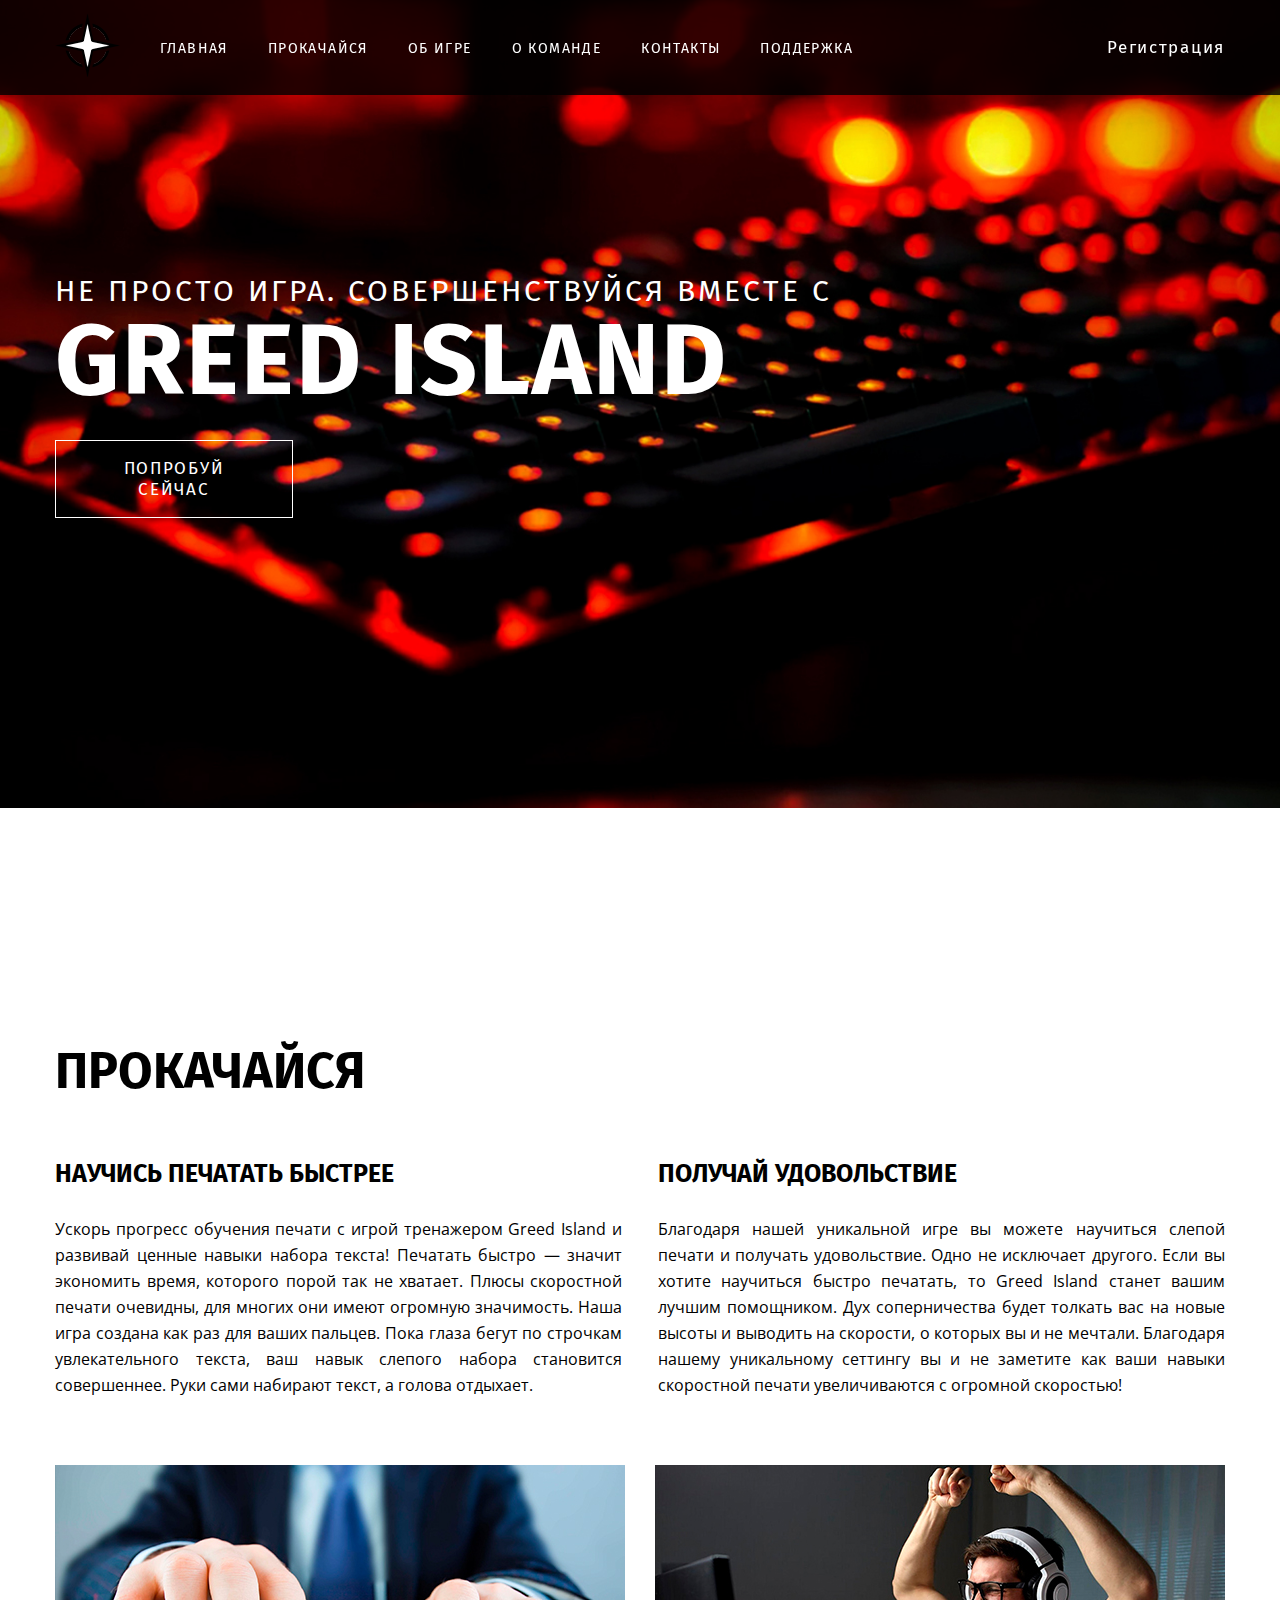
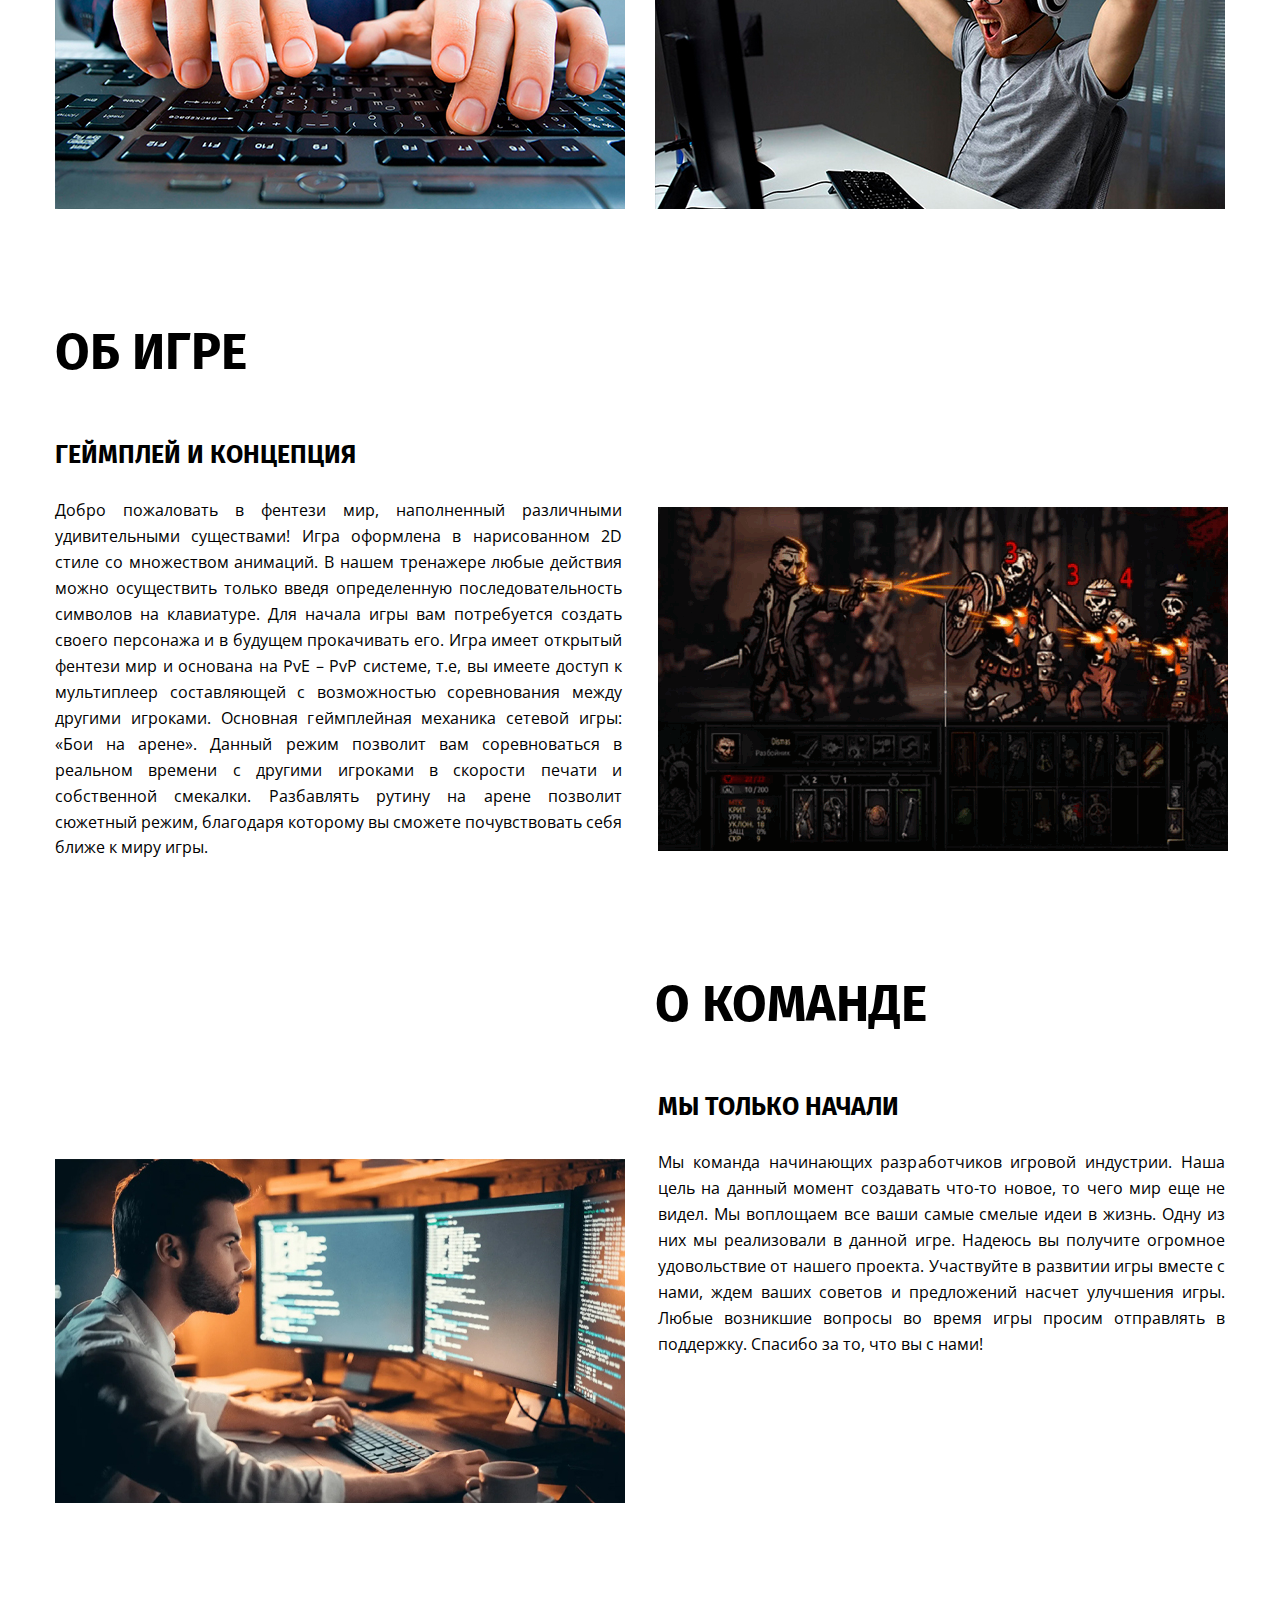
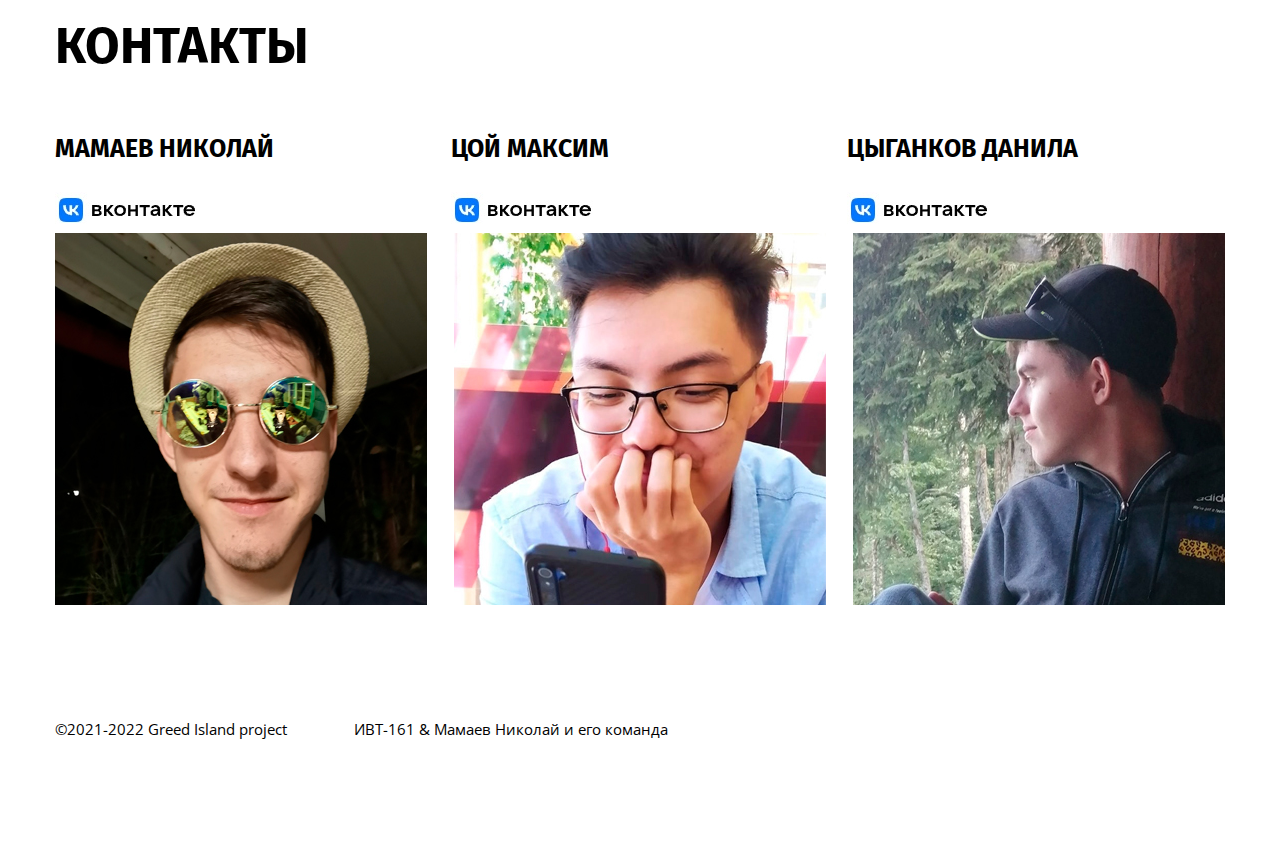
<file: index.html>
<!DOCTYPE html>
<html lang="en">
<head>
    <meta charset="UTF-8">
    <meta http-equiv="X-UA-Compatible" content="IE=edge">
    <meta name="viewport" content="width=device-width, initial-scale=1.0">
    <title>Greed Island</title>
    <link rel="preconnect" href="https://fonts.googleapis.com">
    <link rel="preconnect" href="https://fonts.gstatic.com" crossorigin>
    <link rel="icon" href="img/logo.png" type="image/x-icon">
    <link rel="shortcut icon" href="img/logo.png" type="image/x-icon">
    <link href="https://fonts.googleapis.com/css2?family=Fira+Sans:wght@700&family=Open+Sans&display=swap" rel="stylesheet">
    <link rel="stylesheet" href="css/main.css">
</head>

<body>
   
    <header id="header" class="header">
        <div class="container">
            <div class="nav">
            </div>
            <div class="offer">
                <p> Не просто игра. Совершенствуйся вместе с</p>
                <h1>
                    Greed Island
                </h1>
                <a href="reg.html" class="btn">Попробуй сейчас</a>
            </div>
        </div>
    </header>
    <header class="header_up">
        <div class="container">
            <div class="header_inner">
                <div class="header--logo">
                    <div class="header--logo--title_block">
                        <img src="img/logo.png" alt="Greed Island" class="logo">
                    </div>
                </div>
                <ul class="menu">
                    <li>
                        <a href="#">
                            Главная
                        </a>
                    </li>
                    <li>
                        <a href="#upskill" data-id="upskill">
                            Прокачайся
                        </a>
                    </li>
                    <li>
                        <a href="#aboutgame" data-id="aboutgame">
                            Об игре
                        </a>
                    </li>
                    <li>
                        <a href="#aboutus" data-id="aboutus">
                            О команде
                        </a>
                    </li>
                    <li>
                        <a href="#team" data-id="team">
                            Контакты
                        </a>
                    </li>
                    <li>
                        <a href="support.html" class="reg">
                            Поддержка
                        </a>
                    </li>
                </ul>
                <a href="reg.html" class="reg">
                    Регистрация
                </a>
            </div>
        </div>
    </header>
    <div class="content">
    </div>
    <section id="upskill" class="upskill">
        <div class="container">
            <h2>Прокачайся</h2>
            <div class="description">
                <div class="desc-left">
                    <h3>Научись печатать быстрее</h3>
                    <p>
                        Ускорь прогресс обучения печати с игрой тренажером Greed Island и развивай ценные навыки набора текста!
                        Печатать быстро — значит экономить время, которого порой так не хватает. Плюсы скоростной печати очевидны,
                        для многих они имеют огромную значимость.
                        Наша игра создана как раз для ваших пальцев. Пока глаза бегут по строчкам увлекательного текста, ваш навык слепого
                        набора становится совершеннее. Руки сами набирают текст, а голова отдыхает.
                    </p>
                </div>
                <div class="desc-right">
                    <h3>Получай удовольствие</h3>
                    <p>
                        Благодаря нашей уникальной игре вы можете научиться слепой печати и получать удовольствие. Одно не исключает другого.
                        Если вы хотите научиться быстро печатать, то Greed Island станет вашим лучшим
                        помощником. Дух соперничества будет толкать вас на новые высоты и выводить на скорости, о которых вы и не мечтали.
                        Благодаря нашему уникальному сеттингу вы и не заметите как ваши навыки скоростной печати увеличиваются с огромной скоростью!
                    </p>
                </div>
            </div>
            <div class="gallery">
                <img src="img/main_type1.jpg" alt="Event photo 1">
                <img src="img/main_type2.jpg" alt="Event photo 2">
            </div>
        </div>
    </section>
    <section id="aboutgame" class="aboutgame">
        <div class="container">
            <h2>Об игре</h2>
            <div class="description">
                <div class="desc-left">
                    <h3>Геймплей и концепция</h3>
                    <p>
                        Добро пожаловать в фентези мир, наполненный различными удивительными существами! Игра оформлена в нарисованном 2D стиле со множеством анимаций.

                        В нашем тренажере любые действия можно осуществить только введя определенную последовательность символов на клавиатуре. Для
                        начала игры вам потребуется создать своего персонажа и в будущем прокачивать его. Игра имеет открытый фентези мир и
                        основана на PvE – PvP системе, т.е, вы имеете доступ к мультиплеер составляющей с возможностью соревнования
                        между другими игроками.
                        Основная геймплейная механика сетевой игры: «Бои на арене». Данный режим позволит вам соревноваться в реальном
                        времени с другими игроками в скорости печати и собственной смекалки.
                        Разбавлять рутину на арене позволит сюжетный режим, благодаря которому вы сможете почувствовать себя ближе к миру
                        игры.
                    </p>
                </div>
                <div class="desc-right">
                    <div class="gallery">
                        <img src="img/main_gameplay.gif" alt="Event photo gameplay">
                    </div>
                </div>
            </div>
        </div>
    </section>
    <section id="aboutus" class="aboutus">
        <div class="container">
            <h4>О команде</h4>
            <div class="description">
                <div class="desc-left">
                    <div class="gallery">
                        <img src="img/main_start.jpg" alt="Event photo start">
                    </div>
                </div>
                <div class="desc-right">
                    <h3>Мы только начали</h3>
                    <p>
                        Мы команда начинающих разработчиков игровой индустрии. Наша цель на данный момент создавать что-то новое,
                        то чего мир еще не видел. Мы воплощаем все ваши самые смелые идеи в жизнь.
                        Одну из них мы реализовали в данной игре. Надеюсь вы получите огромное удовольствие
                        от нашего проекта. Участвуйте в развитии игры вместе с нами, ждем ваших советов и предложений
                        насчет улучшения игры. Любые возникшие вопросы во время игры просим отправлять в поддержку.
                        Спасибо за то, что вы с нами!
                    </p>
                </div>
            </div>
        </div>
    </section>
    <section id="team" class="team">
        <div class="container">
            <h2>Контакты</h2>
            <div class="description">
                <div class="team-left">
                    <h3>Мамаев Николай</h3>
                    <li>
                        <a href="https://vk.com/clarittylul" target="_blank"> 
                            <img src="img/ВК.jpg" alt="Event photo ВК">
                        </a>
                    </li>
                </div>
                <div class="team-middle">
                    <h3>Цой Максим</h3>
                    <li>
                        <a href="https://vk.com/nothanks42" target="_blank">
                            <img src="img/ВК.jpg" alt="Event photo ВК">
                        </a>
                    </li>
                </div>
                <div class="team-right">
                    <h3>Цыганков Данила</h3>
                    <li>
                        <a href="https://vk.com/rubeusx" target="_blank">
                            <img src="img/ВК.jpg" alt="Event photo ВК">
                        </a>
                    </li>
                </div>
            </div>
            <div class="gallery_team">
                <img src="img/img6.jpg" alt="Event photo 6">
                <img src="img/img4.jpg" alt="Event photo 4">
                <img src="img/img5.jpg" alt="Event photo 5">
            </div>
        </div>
    </section>
    <footer id="footer" class="footer">
        <div class="container">
            <div class="footer-text">
                <p>
                    ©2021-2022 Greed Island project
                </p>
                <p>
                    ИВТ-161 & Мамаев Николай и его команда
                </p>
            </div>
        </div>
    </footer>
</body>

</html>
</file>
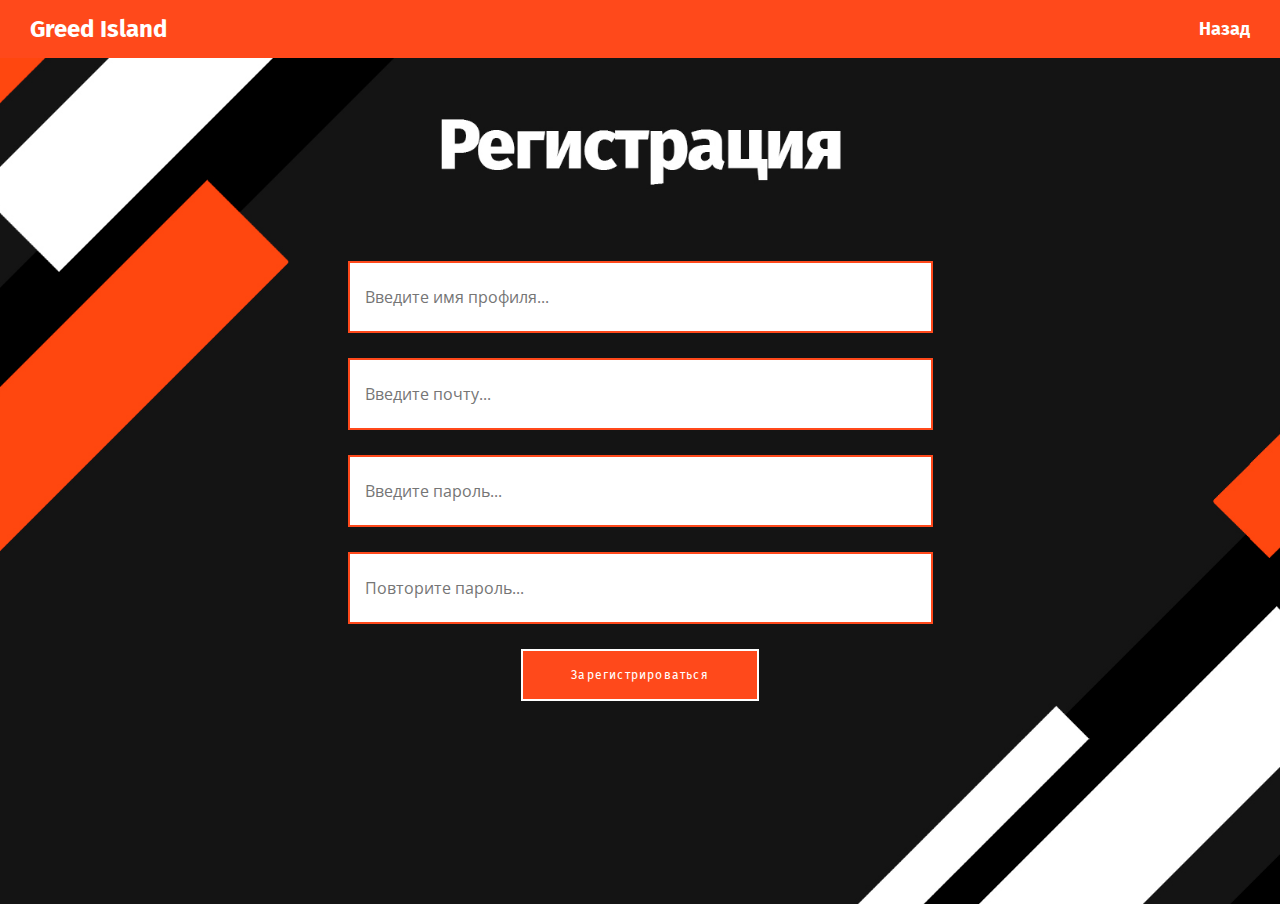
<file: reg.html>
<!DOCTYPE html>
<html lang="en">

<head>
    <meta charset="UTF-8">
    <meta http-equiv="X-UA-Compatible" content="IE=edge">
    <meta name="viewport" content="width=device-width, initial-scale=1.0">
    <title>Greed Island</title>
    <link rel="stylesheet" href="css/main.css">
    <link rel="preconnect" href="https://fonts.googleapis.com">
    <link rel="preconnect" href="https://fonts.gstatic.com" crossorigin>
    <link rel="icon" href="img/logo.png" type="image/x-icon">
    <link rel="shortcut icon" href="img/logo.png" type="image/x-icon">
    <link href="https://fonts.googleapis.com/css2?family=Fira+Sans:wght@700&family=Open+Sans&display=swap" rel="stylesheet">
</head>

<body>
    <div class="header_2">
        <div class="header__logo">Greed Island</div>
        <div class="header__up"><a href="index.html">Назад</a></div>
    </div>
    <header id="header_reg" class="header_reg">
        <div class="container">
            <div class="register_inner">
                <form class='register--form' action="">
                    <input class='register--form--input' placeholder="Введите имя профиля..." type="password" name="" id="">
                    <input class='register--form--input' placeholder="Введите почту..." type="email" name="" id="">
                    <input class='register--form--input' placeholder="Введите пароль..." type="password" name="" id="">
                    <input class='register--form--input' placeholder="Повторите пароль..." type="password" name=""
                        id="">
                    <a href="registered.html" class="btn input">Зарегистрироваться</a>
                </form>
            </div>
        </div>
    </div>
</body>

</html>
</file>
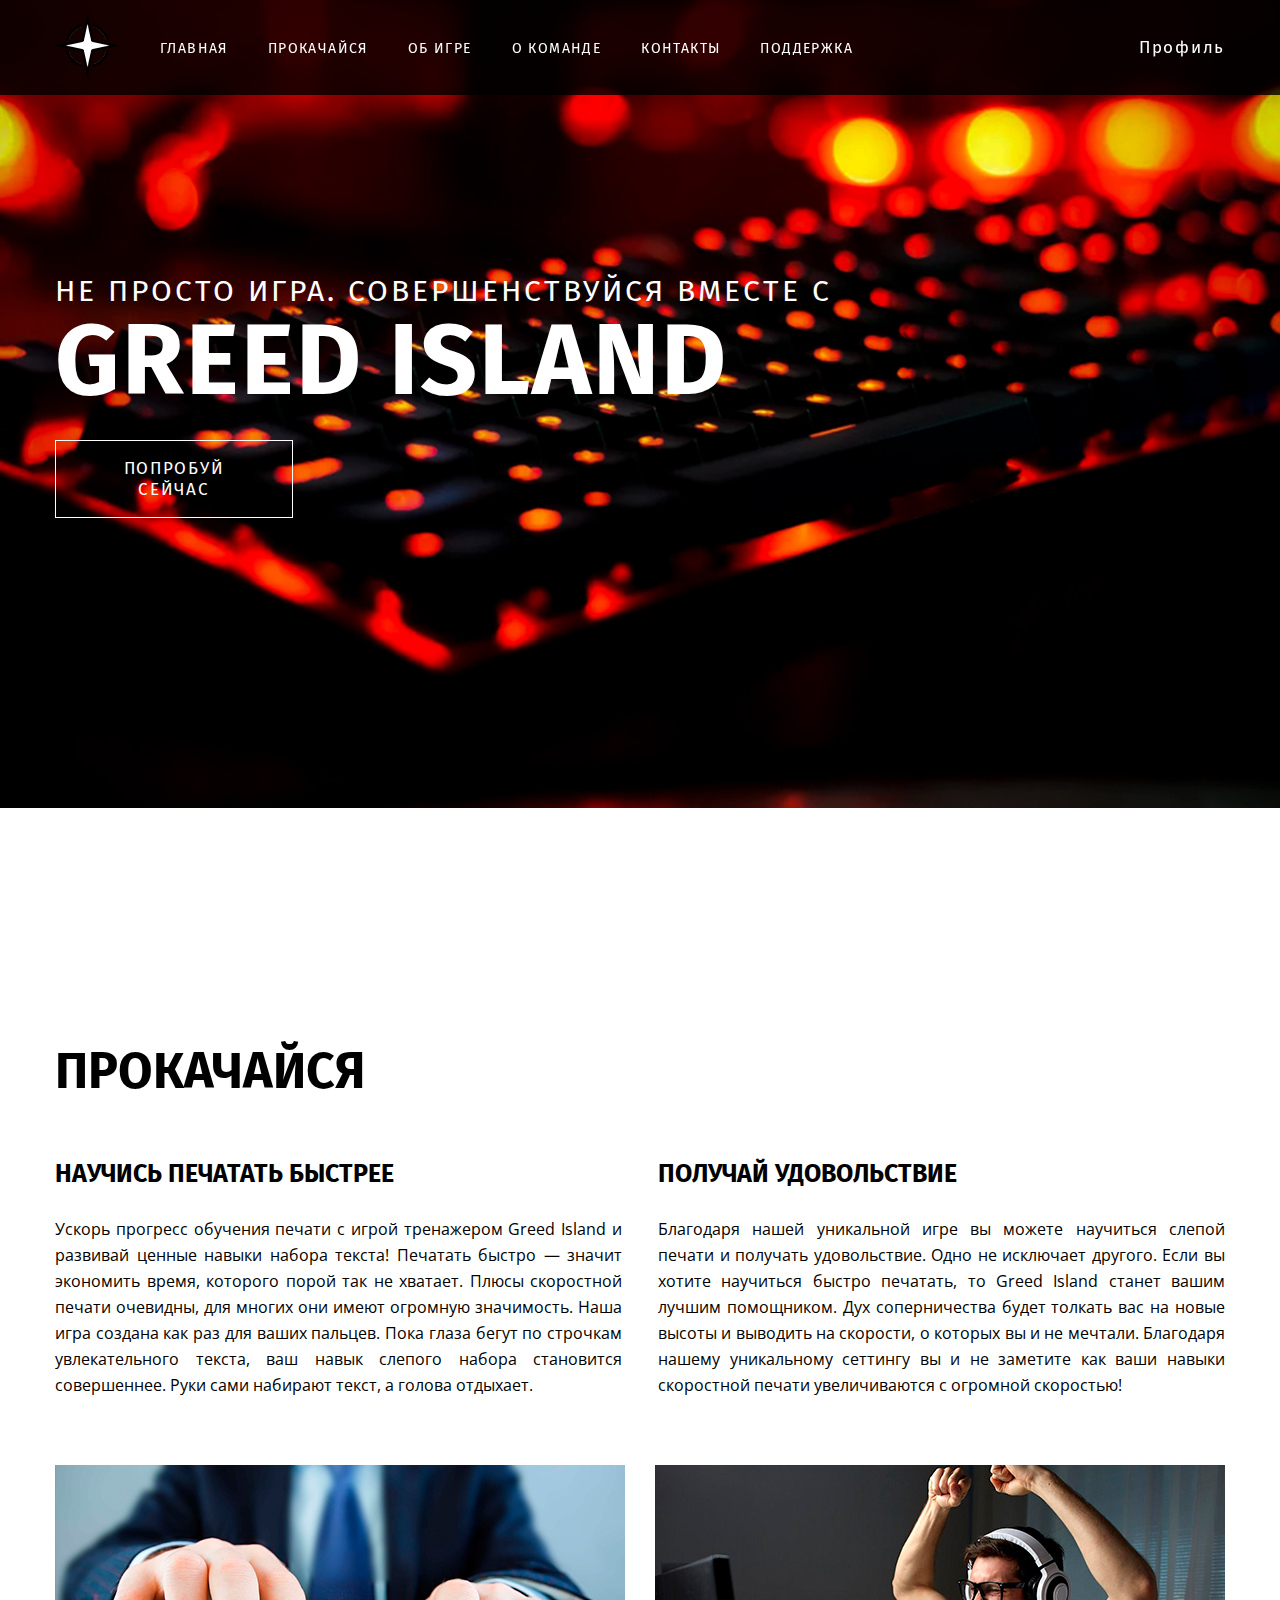
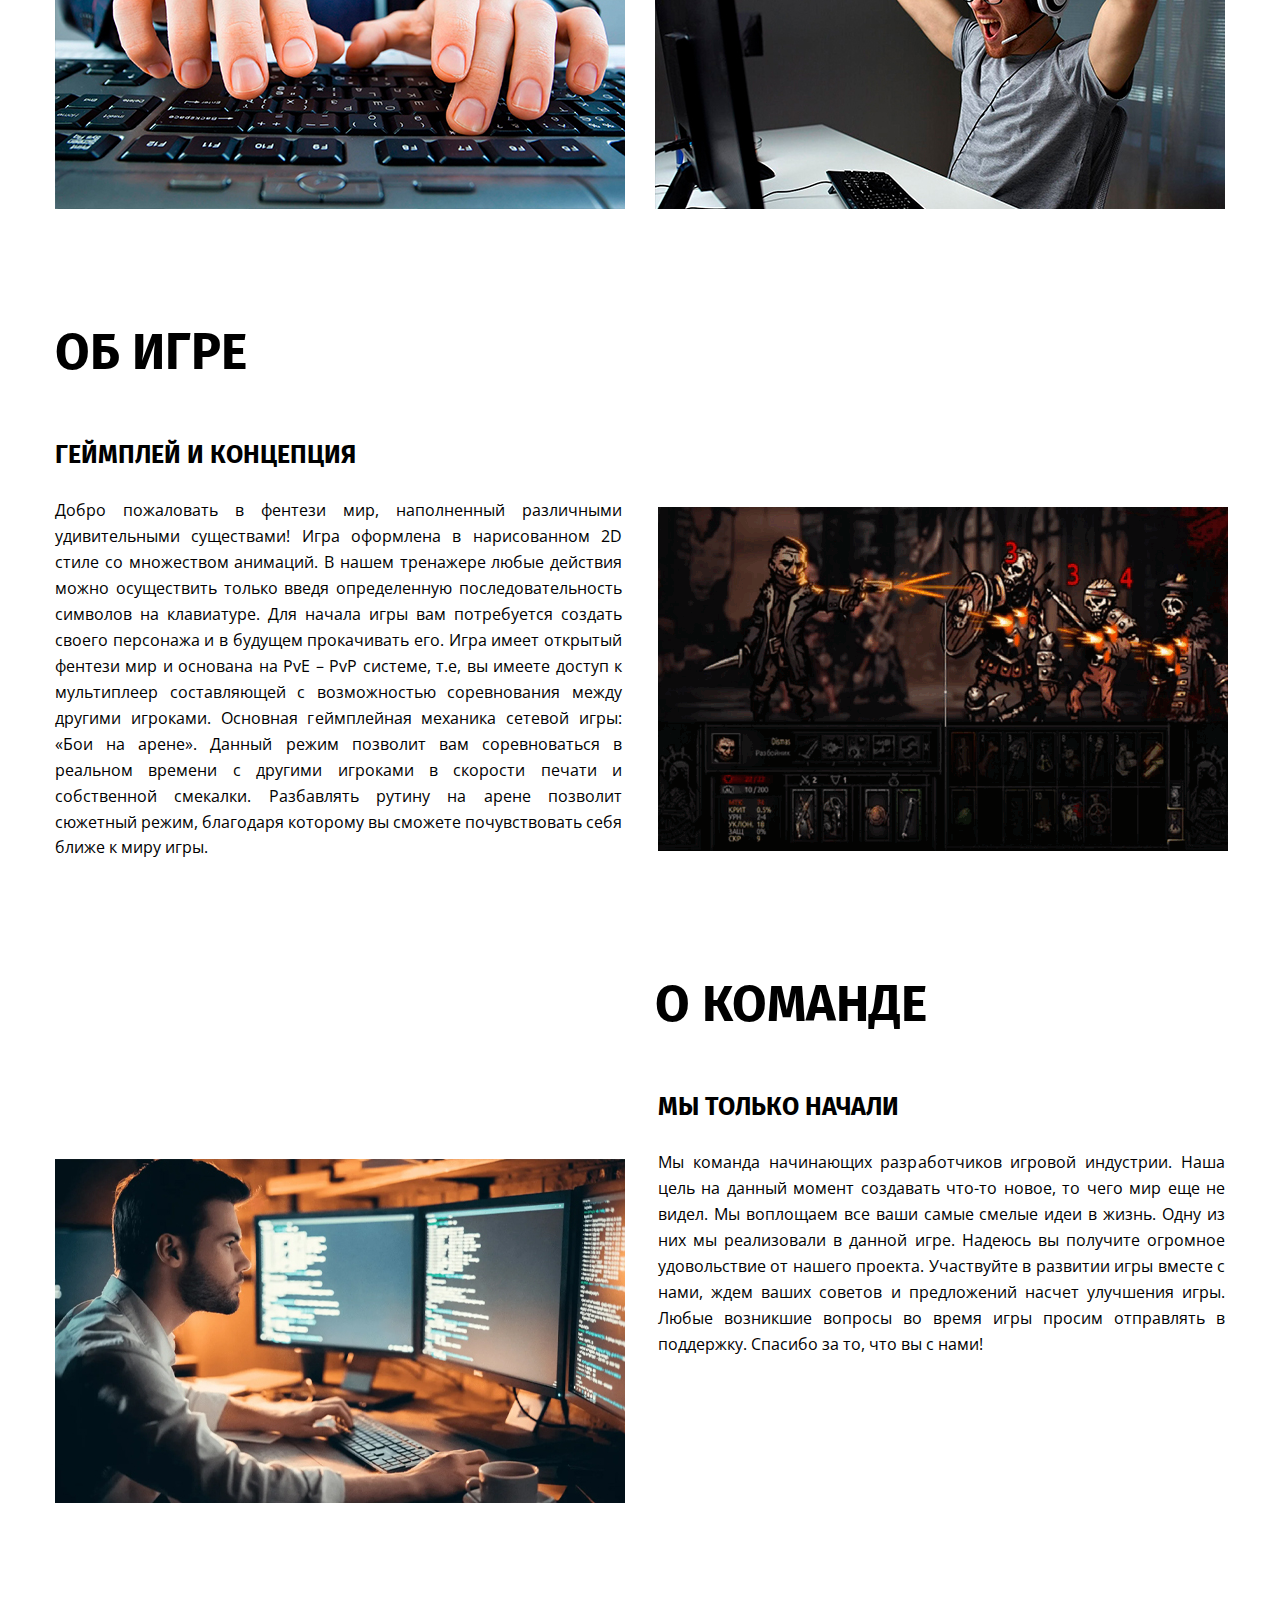
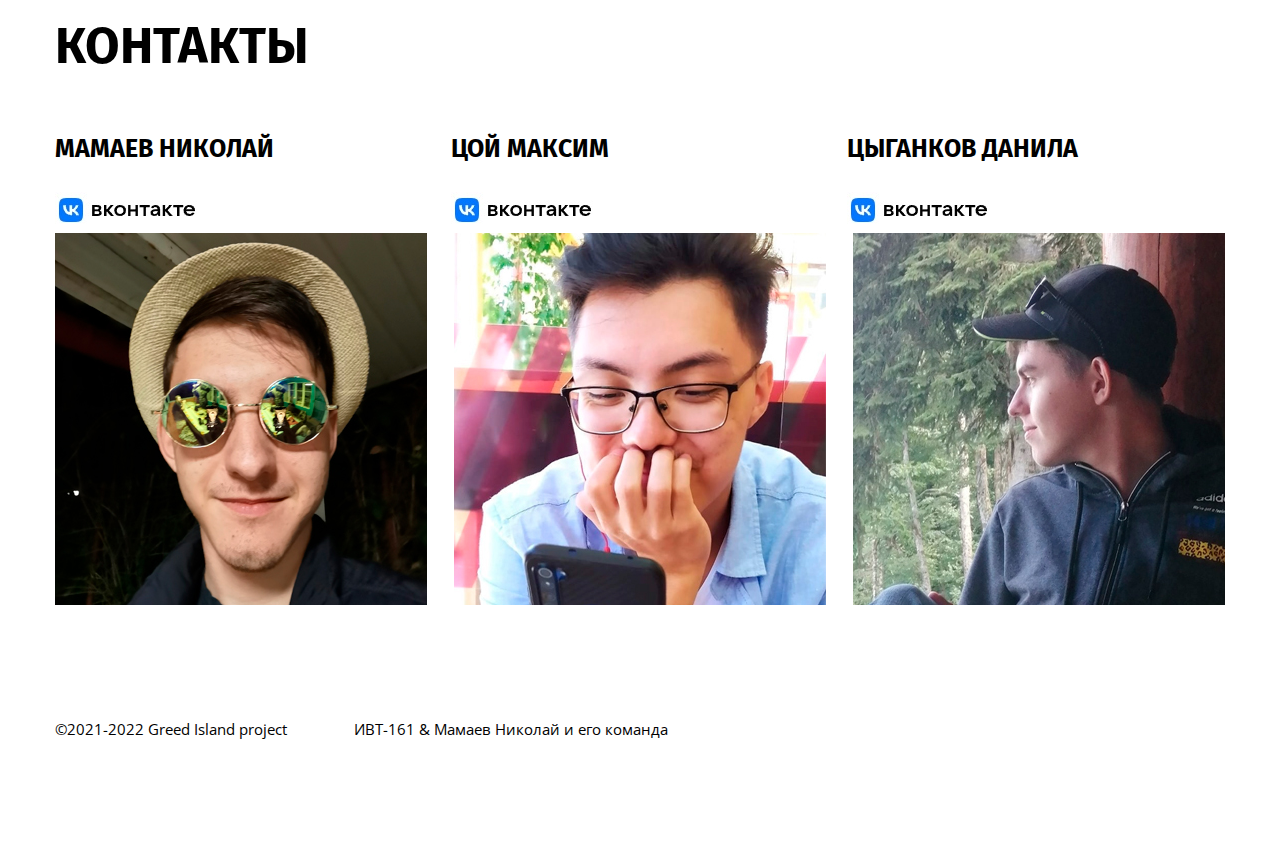
<file: registered.html>
<!DOCTYPE html>
<html lang="en">

<head>
    <meta charset="UTF-8">
    <meta http-equiv="X-UA-Compatible" content="IE=edge">
    <meta name="viewport" content="width=device-width, initial-scale=1.0">
    <title>Greed Island</title>
    <link rel="preconnect" href="https://fonts.googleapis.com">
    <link rel="preconnect" href="https://fonts.gstatic.com" crossorigin>
    <link rel="icon" href="img/logo.png" type="image/x-icon">
    <link rel="shortcut icon" href="img/logo.png" type="image/x-icon">
    <link href="https://fonts.googleapis.com/css2?family=Fira+Sans:wght@700&family=Open+Sans&display=swap"
        rel="stylesheet">
    <link rel="stylesheet" href="css/main.css">
</head>

<body>

    <header id="header" class="header">
        <div class="container">
            <div class="nav">
            </div>
            <div class="offer">
                <p> Не просто игра. Совершенствуйся вместе с</p>
                <h1>
                    Greed Island
                </h1>
                <a href="reg.html" class="btn">Попробуй сейчас</a>
            </div>
        </div>
    </header>
    <header class="header_up">
        <div class="container">
            <div class="header_inner">
                <div class="header--logo">
                    <div class="header--logo--title_block">
                        <img src="img/logo.png" alt="Greed Island" class="logo">
                    </div>
                </div>
                <ul class="menu">
                    <li>
                        <a href="#">
                            Главная
                        </a>
                    </li>
                    <li>
                        <a href="#upskill" data-id="upskill">
                            Прокачайся
                        </a>
                    </li>
                    <li>
                        <a href="#aboutgame" data-id="aboutgame">
                            Об игре
                        </a>
                    </li>
                    <li>
                        <a href="#aboutus" data-id="aboutus">
                            О команде
                        </a>
                    </li>
                    <li>
                        <a href="#team" data-id="team">
                            Контакты
                        </a>
                    </li>
                    <li>
                        <a href="support.html" class="reg">
                            Поддержка
                        </a>
                    </li>
                </ul>
                <a href="profile.html" class="reg">
                    Профиль
                </a>
            </div>
        </div>
    </header>
    <div class="content">
    </div>
    <section id="upskill" class="upskill">
        <div class="container">
            <h2>Прокачайся</h2>
            <div class="description">
                <div class="desc-left">
                    <h3>Научись печатать быстрее</h3>
                    <p>
                        Ускорь прогресс обучения печати с игрой тренажером Greed Island и развивай ценные навыки набора
                        текста!
                        Печатать быстро — значит экономить время, которого порой так не хватает. Плюсы скоростной печати
                        очевидны,
                        для многих они имеют огромную значимость.
                        Наша игра создана как раз для ваших пальцев. Пока глаза бегут по строчкам увлекательного текста,
                        ваш навык слепого
                        набора становится совершеннее. Руки сами набирают текст, а голова отдыхает.
                    </p>
                </div>
                <div class="desc-right">
                    <h3>Получай удовольствие</h3>
                    <p>
                        Благодаря нашей уникальной игре вы можете научиться слепой печати и получать удовольствие. Одно
                        не исключает другого.
                        Если вы хотите научиться быстро печатать, то Greed Island станет вашим лучшим
                        помощником. Дух соперничества будет толкать вас на новые высоты и выводить на скорости, о
                        которых вы и не мечтали.
                        Благодаря нашему уникальному сеттингу вы и не заметите как ваши навыки скоростной печати
                        увеличиваются с огромной скоростью!
                    </p>
                </div>
            </div>
            <div class="gallery">
                <img src="img/main_type1.jpg" alt="Event photo 1">
                <img src="img/main_type2.jpg" alt="Event photo 2">
            </div>
        </div>
    </section>
    <section id="aboutgame" class="aboutgame">
        <div class="container">
            <h2>Об игре</h2>
            <div class="description">
                <div class="desc-left">
                    <h3>Геймплей и концепция</h3>
                    <p>
                        Добро пожаловать в фентези мир, наполненный различными удивительными существами! Игра оформлена
                        в нарисованном 2D стиле со множеством анимаций.

                        В нашем тренажере любые действия можно осуществить только введя определенную последовательность
                        символов на клавиатуре. Для
                        начала игры вам потребуется создать своего персонажа и в будущем прокачивать его. Игра имеет
                        открытый фентези мир и
                        основана на PvE – PvP системе, т.е, вы имеете доступ к мультиплеер составляющей с возможностью
                        соревнования
                        между другими игроками.
                        Основная геймплейная механика сетевой игры: «Бои на арене». Данный режим позволит вам
                        соревноваться в реальном
                        времени с другими игроками в скорости печати и собственной смекалки.
                        Разбавлять рутину на арене позволит сюжетный режим, благодаря которому вы сможете почувствовать
                        себя ближе к миру
                        игры.
                    </p>
                </div>
                <div class="desc-right">
                    <div class="gallery">
                        <img src="img/main_gameplay.gif" alt="Event photo gameplay">
                    </div>
                </div>
            </div>
        </div>
    </section>
    <section id="aboutus" class="aboutus">
        <div class="container">
            <h4>О команде</h4>
            <div class="description">
                <div class="desc-left">
                    <div class="gallery">
                        <img src="img/main_start.jpg" alt="Event photo start">
                    </div>
                </div>
                <div class="desc-right">
                    <h3>Мы только начали</h3>
                    <p>
                        Мы команда начинающих разработчиков игровой индустрии. Наша цель на данный момент создавать
                        что-то новое,
                        то чего мир еще не видел. Мы воплощаем все ваши самые смелые идеи в жизнь.
                        Одну из них мы реализовали в данной игре. Надеюсь вы получите огромное удовольствие
                        от нашего проекта. Участвуйте в развитии игры вместе с нами, ждем ваших советов и предложений
                        насчет улучшения игры. Любые возникшие вопросы во время игры просим отправлять в поддержку.
                        Спасибо за то, что вы с нами!
                    </p>
                </div>
            </div>
        </div>
    </section>
    <section id="team" class="team">
        <div class="container">
            <h2>Контакты</h2>
            <div class="description">
                <div class="team-left">
                    <h3>Мамаев Николай</h3>
                    <li>
                        <a href="https://vk.com/clarittylul" target="_blank">
                            <img src="img/ВК.jpg" alt="Event photo ВК">
                        </a>
                    </li>
                </div>
                <div class="team-middle">
                    <h3>Цой Максим</h3>
                    <li>
                        <a href="https://vk.com/nothanks42" target="_blank">
                            <img src="img/ВК.jpg" alt="Event photo ВК">
                        </a>
                    </li>
                </div>
                <div class="team-right">
                    <h3>Цыганков Данила</h3>
                    <li>
                        <a href="https://vk.com/rubeusx" target="_blank">
                            <img src="img/ВК.jpg" alt="Event photo ВК">
                        </a>
                    </li>
                </div>
            </div>
            <div class="gallery_team">
                <img src="img/img6.jpg" alt="Event photo 6">
                <img src="img/img4.jpg" alt="Event photo 4">
                <img src="img/img5.jpg" alt="Event photo 5">
            </div>
        </div>
    </section>
    <footer id="footer" class="footer">
        <div class="container">
            <div class="footer-text">
                <p>
                    ©2021-2022 Greed Island project
                </p>
                <p>
                    ИВТ-161 & Мамаев Николай и его команда
                </p>
            </div>
        </div>
    </footer>
</body>

</html>
</file>
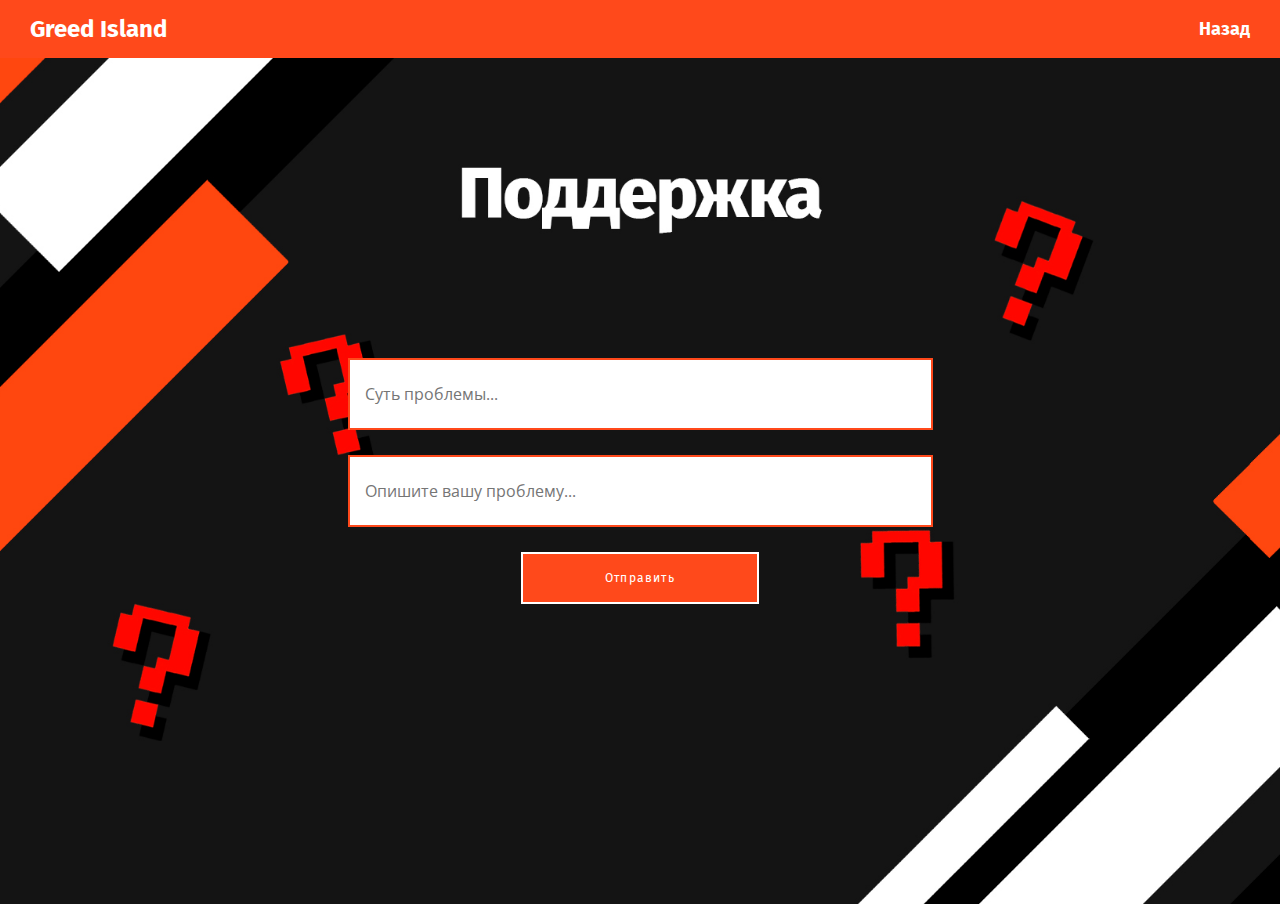
<file: support.html>
<!DOCTYPE html>
<html lang="en">

<head>
    <meta charset="UTF-8">
    <meta http-equiv="X-UA-Compatible" content="IE=edge">
    <meta name="viewport" content="width=device-width, initial-scale=1.0">
    <title>Greed Island</title>
    <link rel="stylesheet" href="css/main.css">
    <link rel="preconnect" href="https://fonts.googleapis.com">
    <link rel="preconnect" href="https://fonts.gstatic.com" crossorigin>
    <link rel="icon" href="img/logo.png" type="image/x-icon">
    <link rel="shortcut icon" href="img/logo.png" type="image/x-icon">
    <link href="https://fonts.googleapis.com/css2?family=Fira+Sans:wght@700&family=Open+Sans&display=swap"
        rel="stylesheet">
</head>

<body>
    <div class="header_2">
        <div class="header__logo">Greed Island</div>
        <div class="header__up"><a href="index.html">Назад</a></div>
    </div>
    <header id="header_sup" class="header_sup">
        <div class="container">
            <div class="register_inner">
                <form class='register--form' action="">
                    <input class='support--form--input' placeholder="Суть проблемы..." type="password" name=""id="">
                    <input class='support--form--input' placeholder="Опишите вашу проблему..." type="email" name="" id="">
                    <a href="index.html" class="btn input">Отправить</a>
                </form>
            </div>
        </div>
        </div>
</body>

</html>
</file>
<file: css/main.css>
body {
    padding: 0;
    margin: 0;
    font-family: 'Fira Sans', sans-serif;
    color: black;
    font-size: 16px;
}

* {
    box-sizing: border-box;
}

h1,
h2,
h3,
h4,
h5,
h6,
h4 {
    padding: 0;
    margin: 0;
    text-transform: uppercase;
}

h2 {
    font-size: 50px;
    margin-bottom: 58px;
}

h3 {
    font-size: 25px;
    margin-bottom: 28px;
}

h4 {
    margin-left: 600px;
    font-size: 50px;
    margin-bottom: 58px;
}

a {
    text-decoration: none;
}

section {
    padding-top: 113px
}

p {
    margin: 0;
}

ul,
li {
    display: block;
    padding: 0;
    margin: 0;
}

.container {
    width: 1170px;
    /*позиционирование по центру*/
    margin: 0 auto;
}


.header {
    background: url('../img/header-bg.jpg') no-repeat center top / cover;
    padding-top: 57px;
    color: #fff;
    padding-bottom: 290px
    
}

header a {
    color: #fff;
}

.logo {
    margin-right: 40px;
}

.menu {
    display: flex;
}

.menu li a {
    text-transform: uppercase;
    font-size: 14px;
    letter-spacing: 0.1em;
}

.menu li a:hover {
    border-bottom: 1px solid #fff;
}

.menu li {
    margin-right: 40px;
}

.header_2 {
    display: flex;
    justify-content: space-between;
    align-items: center;
    padding: 15px 30px;
    background: #ff491b;
    position: -webkit-sticky;
    position: sticky;
    top: 0;
    transition: 1s;
    color: #fff;
}

.header__logo {
    font-size: 24px;
    font-weight: bold;
}

.header__up a {
    font-size: 18px;
    color: #fff;
    font-weight: bold;
}

.header_hidden {
    transform: translateY(-100%);
}

.content {
    max-width: 520px;
    margin: 0 auto;
    padding: 60px 30px;
}

.header_nav--link {
    color: #fff;
    font-size: 16px;
    text-decoration: none;
    background-color: #000;
    margin-right: 15px;
    cursor: pointer
}

.header_nav--link:last-child {
    margin-right: 0
}

.reg {
    font-size: 17px;
    margin-left: auto;
    letter-spacing: 0.1em;
}

.nav {
    display: flex;
    align-items: center;
}

.offer {
    text-transform: uppercase;
    margin-top: 216px;
}

.offer p {
    font-size: 30px;
    letter-spacing: 0.1em;
}

.offer h1 {
    font-size: 100px;
    margin-bottom: 19px;
    margin-top: -9px;
    letter-spacing: 0.02em
}

.btn {
    display: block;
    font-size: 17px;
    text-align: center;
    letter-spacing: 0.1em;
    padding: 17px 47px;
    border: 1px solid #fff;
    width: 238px;
    transition: all 0.5s ease;
}

.btn:hover {
    background: #fff;
    color: #000;
}

.description {
    display: flex;
    justify-content: space-between;
}

.description p {
    font-family: 'Open Sans', sans-serif;
    font-weight: 400;
    text-align: justify;
    line-height: 1.62em;
}

.team-left,
.team-middle,
.team-right {
    width: 378px;
}

.desc-left,
.desc-right {
    width: 567px;
}

.gallery {
    margin-top: 67px;
    display: flex;
    justify-content: space-between;
}

.gallery_team {
    margin-top: 1px;
    display: flex;
    justify-content: space-between;
}

.gallery img {
    transition: all 0.5s ease;
}

.gallery img:hover {
    box-shadow: 0 20px 40px rgba(0, 0, 0, 0.3);
    transform: scale(1.05);
}

.footer-text {
    font-size: 15px;
    font-family: 'Open Sans', sans-serif;
    display: flex;
    padding: 114px 0
}

.footer-text p {
    margin-right: 67px;
}

.register {
    background-color: #fff;
    color: #111
}

.register_inner {
    height: 94vh;
    display: flex;
    align-items: center;
    justify-content: space-around
}

.register--title {
    font-size: 36px
}

.register--form {
    display: flex;
    align-items: center;
    flex-direction: column;
    width: 50%
}

.register--form--input {
    width: 100%;
    font-family: 'Open Sans', sans-serif;
    font-size: 16px;
    margin-bottom: 25px;
    border-radius: 0px;
    border: 2px solid #ff491b;
    padding: 23px 15px;
    outline: none
}

.register--form--input:last-child {
    margin-bottom: 0
}

.register--form--input:focus {
    border: 3px solid #ff491b;
}

.support--form--input {
    width: 100%;
    font-family: 'Open Sans', sans-serif;
    font-size: 16px;
    margin-bottom: 25px;
    border-radius: 0px;
    border: 2px solid #ff491b;
    padding: 23px 15px;
    outline: none
}

.support--form--input:last-child {
    margin-bottom: 0
}

.support--form--input:focus {
    border: 3px solid #ff491b;
}

.btn.input {
    background-color: #ff491b;
    font-size: 12px;
    text-align: center;
    border: 2px solid #ffffff
}

.header_reg {
        background: url('../img/headerreg2.jpg') no-repeat center top / cover;
        color: #fff;
        padding-bottom: -100px
}


.header_profile {
    background: url('../img/profile-bg.jpg') no-repeat center top / cover;
    color: #fff;
    padding-bottom: -100px
}

.header_sup {
    background: url('../img/supportimg.jpg') no-repeat center top / cover;
    color: #fff;
    padding-bottom: -100px
}

.header_inner {
    display: flex;
    justify-content: space-between;
    align-items: center;
    padding: 13px 0px
}

.header--logo {
    display: flex;
    flex-direction: column;
    align-items: center
}

.header--logo--title_block {
    position: flex;
    width: 100%;
    text-align: center
}


.header_nav--link {
    color: #fff;
    font-family: 'Open Sans', sans-serif;
    text-transform: uppercase;
    text-decoration: none;
    font-size: 12px;
    margin-right: 30px
}

.header_nav--link.btn {
    background: transparent;
    border: 0;
    cursor: pointer
}

.header_nav--link:last-child {
    margin-right: 0
}

.header_nav--link:hover {
    text-decoration: underline
}

.header--logo--title_block {
    position: relative;
    width: 100%;
    text-align: center
}

.header--logo--title_block--title {
    font-family: 'Open Sans', serif;
    font-size: 40px;
    text-align: center;
    color: #524f4f
}

.header--logo--title_block--suptitle {
    font-family: 'Open Sans', sans-serif;
    font-weight: 400;
    width: 100%;
    text-align: center;
    font-size: 16px;
    position: absolute;
    top: 50%;
    left: 50%;
    transform: translate(-50%, -50%);
    z-index: 2
}

.header_up:hover {
    background: rgba(0, 0, 0, 0.8)
}

.header_up {
    width: 100%;
    background: rgba(0, 0, 0, 0.2);
    transition: .1s linear;
    position: fixed;
    top: 0;
    z-index: 1000
}

.profile {
    margin-top: 10%;
    color: #000
}

.profile--photo {
    width: 300px;
    margin-right: 0px
}

.profile--photo--avatar {
    display: block;
    max-width: 100%;
    height: auto
}

.profile--content {
    padding: 20px;
    border: 1px solid rgb(255, 255, 255);
    border-radius: 0px;
    display: flex;
    flex-direction: column;
    align-items: center
}

.profile--content--name {
    font-size: 36px;
    margin-bottom: 5px
}

.profile_inner {
    display: flex;
    justify-content: center
}

.btn.profile {
    color: #fff;
    background-color: #ff491b;
    font-size: 14px;
    margin: 0
}
</file>
